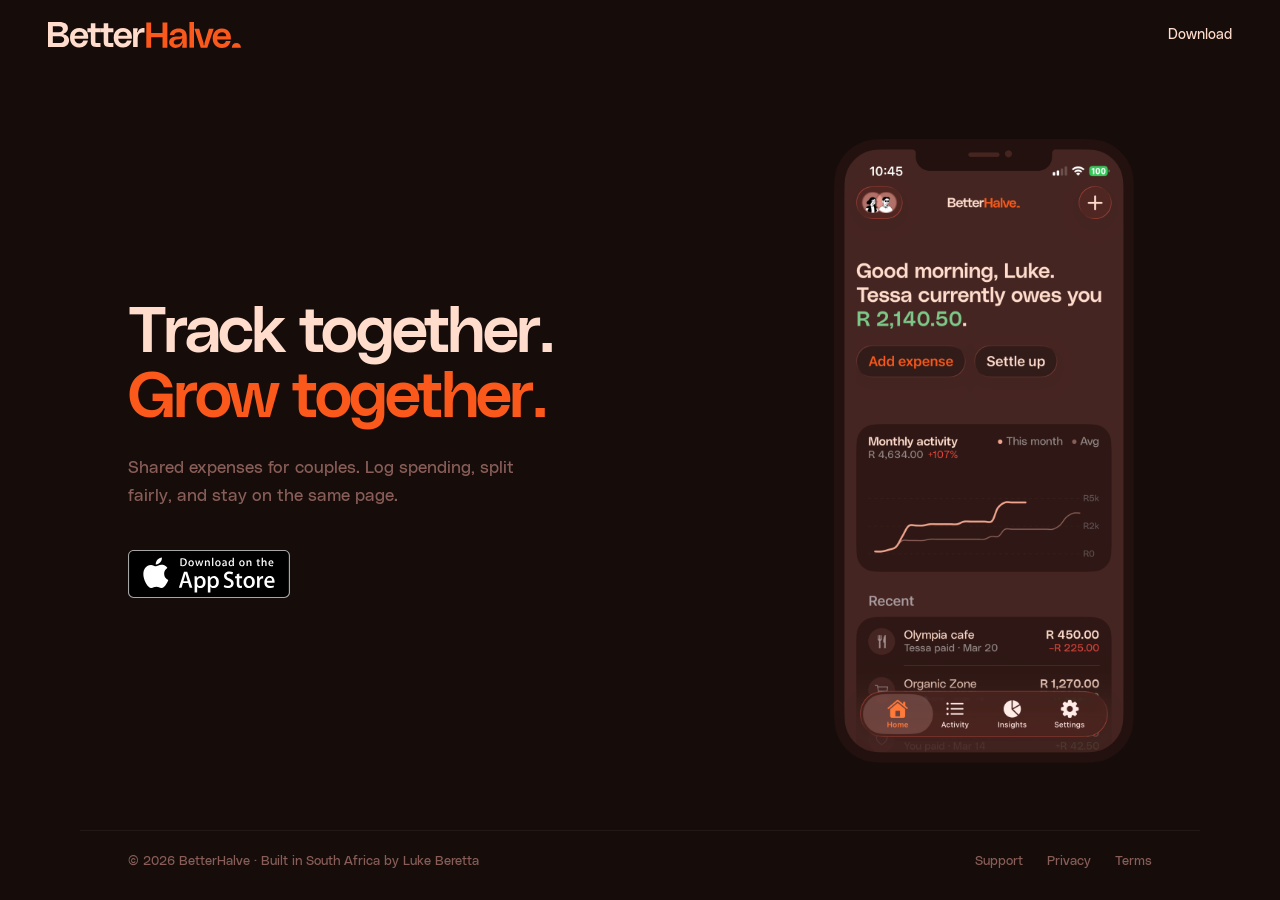
<file: index.html>
<!DOCTYPE html>
<html lang="en">
<head>
  <meta charset="UTF-8" />
  <meta name="viewport" content="width=device-width, initial-scale=1.0" />
  <link rel="icon" type="image/x-icon" href="/favicon.ico" />
  <link rel="icon" type="image/png" href="/img/favicon.png" />
  <link rel="apple-touch-icon" href="/img/apple-touch-icon.png" />
  <title>BetterHalve — Shared expenses for couples</title>
  <meta name="description" content="Track spending, split costs, and settle up effortlessly. BetterHalve is the shared expense app built for couples." />
  <meta property="og:title" content="BetterHalve — Shared expenses for couples" />
  <meta property="og:description" content="Track spending, split costs, and settle up effortlessly." />
  <meta property="og:image" content="https://betterhalve.com/img/Website.png" />
  <meta property="og:image:width" content="1200" />
  <meta property="og:image:height" content="676" />
  <meta property="og:url" content="https://betterhalve.com/" />
  <meta property="og:type" content="website" />
  <link rel="stylesheet" href="/style.css" />
</head>
<body>

  <div class="home">

    <header class="nav">
      <a href="/" aria-label="BetterHalve home">
        <div class="nav-logo"><img src="/img/logo.svg" alt="BetterHalve" /></div>
      </a>
      <a class="nav-pill" href="https://apps.apple.com/za/app/betterhalve/id6760578425" target="_blank" rel="noopener">Download</a>
    </header>

    <main class="hero">
      <div>
        <h1>Track together.<br><span>Grow together.</span></h1>
        <p class="hero-sub">Shared expenses for couples. Log spending, split fairly, and stay on the same page.</p>
        <a class="app-store-badge" href="https://apps.apple.com/za/app/betterhalve/id6760578425" target="_blank" rel="noopener" aria-label="Download on the App Store">
          <img src="/img/Download_on_the_App_Store_Badge.svg" alt="Download on the App Store" />
        </a>
      </div>
      <div class="hero-phone">
        <img src="/img/01.png" alt="BetterHalve app — home screen showing real-time balance" />
      </div>
    </main>

    <footer class="home-foot">
      <span>© 2026 BetterHalve · Built in South Africa by <a href="https://lukeberetta.com" target="_blank" rel="noopener noreferrer">Luke Beretta</a></span>
      <nav aria-label="Footer">
        <a href="/support">Support</a>
        <a href="/privacy">Privacy</a>
        <a href="/terms">Terms</a>
      </nav>
    </footer>

  </div>

</body>
</html>
</file>
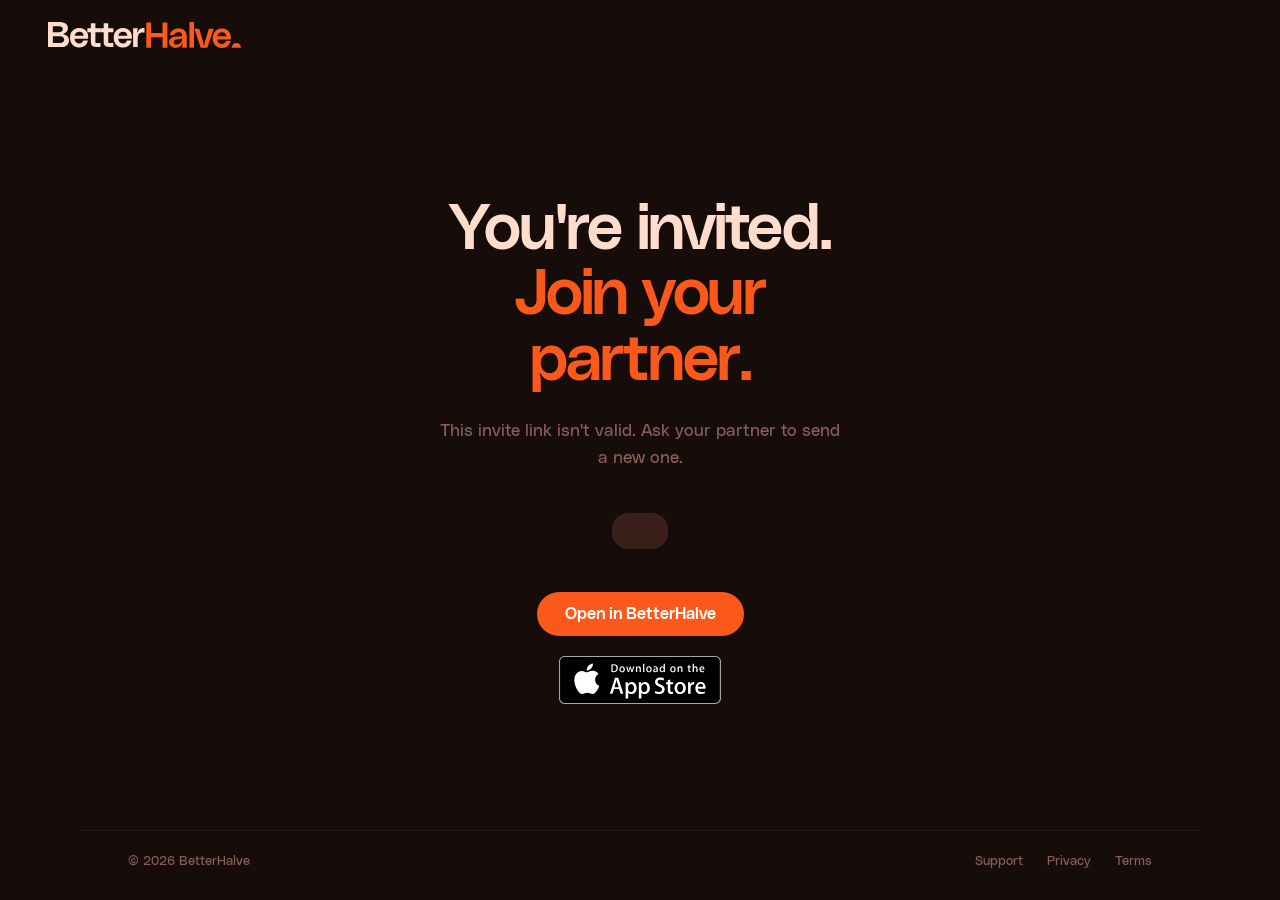
<file: join.html>
<!DOCTYPE html>
<html lang="en">
<head>
  <meta charset="UTF-8" />
  <meta name="viewport" content="width=device-width, initial-scale=1.0" />
  <link rel="icon" type="image/x-icon" href="/favicon.ico" />
  <link rel="icon" type="image/png" href="/img/favicon.png" />
  <link rel="apple-touch-icon" href="/img/apple-touch-icon.png" />
  <title>Join me on BetterHalve</title>
  <meta name="description" content="Your partner invited you to share expenses on BetterHalve." />
  <meta name="robots" content="noindex" />
  <meta name="apple-itunes-app" content="app-id=6760578425" />
  <meta property="og:title" content="Join me on BetterHalve" />
  <meta property="og:description" content="Your partner invited you to share expenses on BetterHalve." />
  <meta property="og:image" content="https://betterhalve.com/img/Website.png" />
  <meta property="og:image:width" content="1200" />
  <meta property="og:image:height" content="676" />
  <meta property="og:type" content="website" />
  <link rel="stylesheet" href="/style.css" />
</head>
<body>

  <div class="home">

    <header class="nav">
      <a href="/" aria-label="BetterHalve home">
        <div class="nav-logo"><img src="/img/logo.svg" alt="BetterHalve" /></div>
      </a>
    </header>

    <main class="hero join">
      <div>
        <h1>You're invited.<br><span>Join your partner.</span></h1>
        <p class="hero-sub" id="join-sub">Get BetterHalve, then open this invite link again. You can also enter this code in the app.</p>
        <div class="join-code" id="join-code" hidden></div>
        <div class="join-actions">
          <a class="join-open" id="join-open" href="/" hidden>Open in BetterHalve</a>
          <a class="app-store-badge" href="https://apps.apple.com/app/betterhalve/id6760578425" aria-label="Download on the App Store">
            <img src="/img/Download_on_the_App_Store_Badge.svg" alt="Download on the App Store" />
          </a>
        </div>
      </div>
    </main>

    <footer class="home-foot">
      <span>© 2026 BetterHalve</span>
      <nav aria-label="Footer">
        <a href="/support">Support</a>
        <a href="/privacy">Privacy</a>
        <a href="/terms">Terms</a>
      </nav>
    </footer>

  </div>

  <script>
    // Same alphabet and length the app uses for invite codes.
    const code = (location.pathname.split('/')[2] || '').toUpperCase();
    if (/^[ABCDEFGHJKLMNPQRSTUVWXYZ23456789]{6}$/.test(code)) {
      document.getElementById('join-code').textContent = code;
      document.getElementById('join-code').hidden = false;
      const open = document.getElementById('join-open');
      open.href = 'betterhalfapp://join/' + code;
      open.hidden = false;
    } else {
      document.getElementById('join-sub').textContent = "This invite link isn't valid. Ask your partner to send a new one.";
    }
  </script>

</body>
</html>
</file>
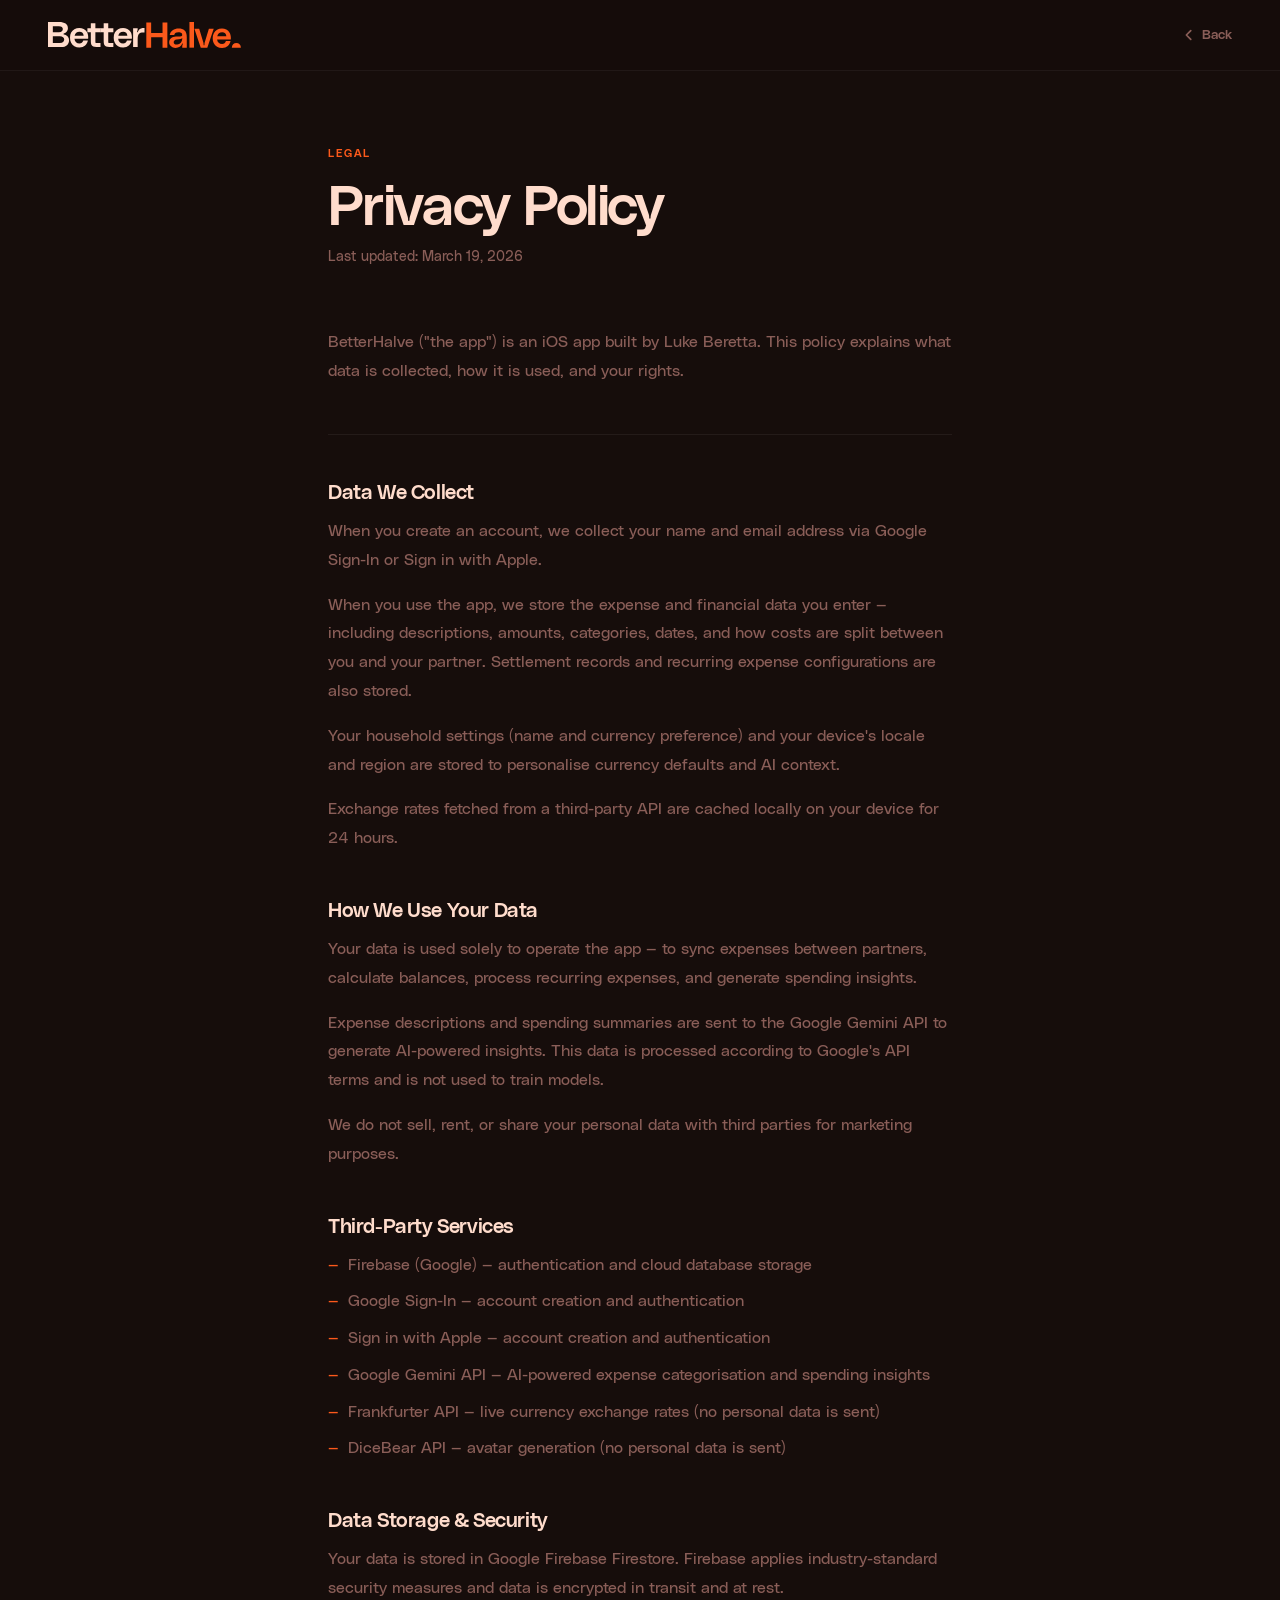
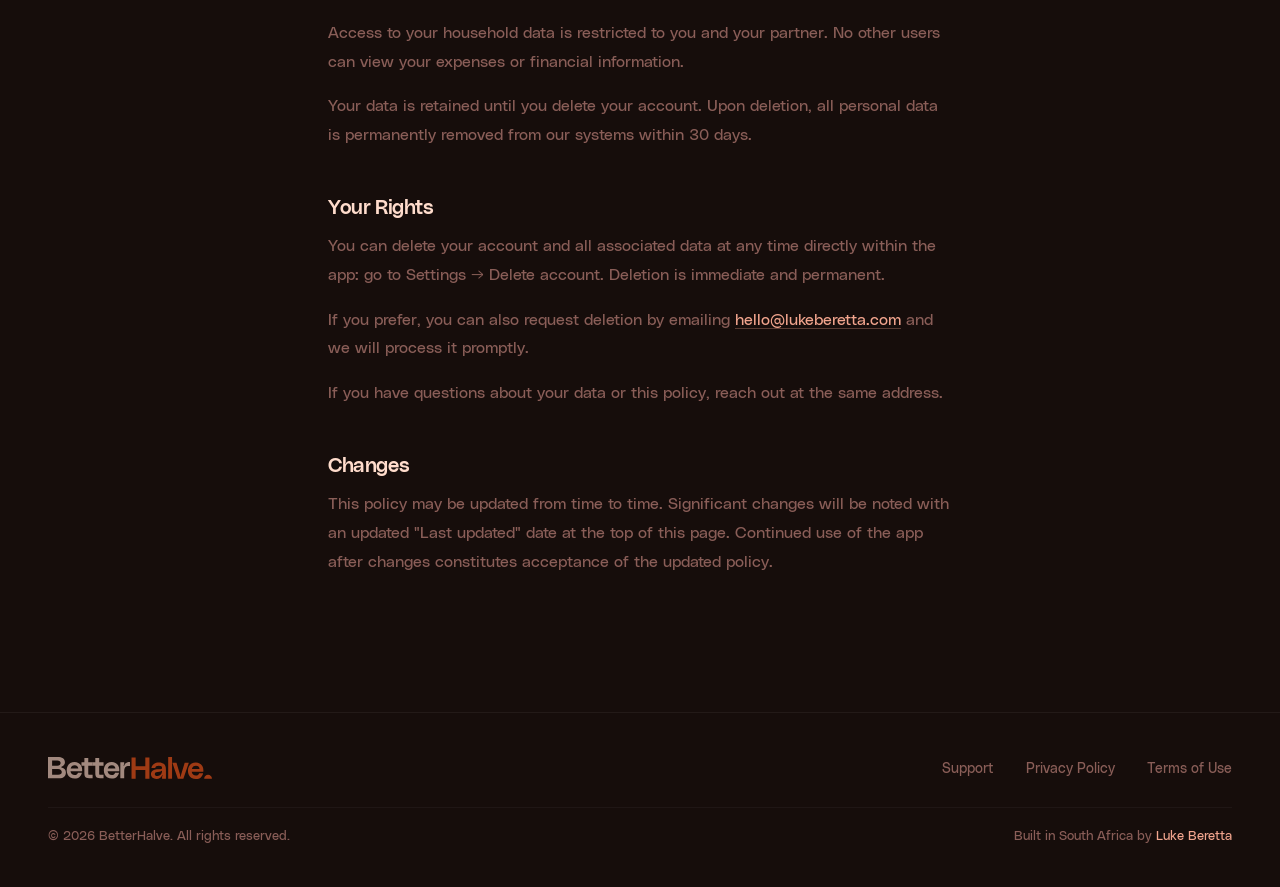
<file: privacy.html>
<!DOCTYPE html>
<html lang="en">
<head>
  <meta charset="UTF-8" />
  <meta name="viewport" content="width=device-width, initial-scale=1.0" />
  <link rel="icon" type="image/x-icon" href="/favicon.ico" />
  <link rel="icon" type="image/png" href="/img/favicon.png" />
  <link rel="apple-touch-icon" href="/img/apple-touch-icon.png" />
  <title>Privacy Policy — BetterHalve</title>
  <meta name="description" content="Privacy policy for the BetterHalve app." />
  <style>
    @font-face {
      font-family: 'PolySans';
      src: url('/fonts/PolySans-Neutral.ttf') format('truetype');
      font-weight: 400;
      font-style: normal;
      font-display: swap;
    }
    @font-face {
      font-family: 'PolySans';
      src: url('/fonts/PolySans-Median.ttf') format('truetype');
      font-weight: 600;
      font-style: normal;
      font-display: swap;
    }

    *, *::before, *::after { box-sizing: border-box; margin: 0; padding: 0; }

    :root {
      --bg:          #160d0b;
      --bg-mid:      #2E1714;
      --bg-raised:   #3A1E1A;
      --text:        #FFDCCC;
      --text-muted:  #8A5E58;
      --accent:      #FB591B;
      --accent-soft: #F2A58E;
    }

    html { scroll-behavior: smooth; }

    body {
      font-family: 'PolySans', -apple-system, BlinkMacSystemFont, sans-serif;
      font-weight: 400;
      background: var(--bg);
      color: var(--text);
      -webkit-font-smoothing: antialiased;
    }

    /* NAV */
    .nav {
      position: fixed;
      top: 0; left: 0; right: 0;
      z-index: 100;
      padding: 22px 48px;
      display: flex;
      align-items: center;
      justify-content: space-between;
      background: rgba(22, 13, 11, 0.8);
      backdrop-filter: blur(24px);
      -webkit-backdrop-filter: blur(24px);
      border-bottom: 1px solid rgba(255,255,255,0.05);
    }

    .nav-logo img { height: 26px; width: auto; display: block; }

    .nav-back {
      display: inline-flex;
      align-items: center;
      gap: 6px;
      font-size: 13px;
      font-weight: 600;
      color: var(--text-muted);
      text-decoration: none;
      transition: color 0.2s;
    }

    .nav-back:hover { color: var(--text); }

    .nav-back svg { width: 14px; height: 14px; fill: none; stroke: currentColor; stroke-width: 2; stroke-linecap: round; stroke-linejoin: round; }

    /* CONTENT */
    .page-wrap {
      max-width: 720px;
      margin: 0 auto;
      padding: 148px 48px 120px;
    }

    .page-label {
      font-size: 11px;
      font-weight: 600;
      letter-spacing: 0.14em;
      text-transform: uppercase;
      color: var(--accent);
      margin-bottom: 20px;
    }

    .page-wrap h1 {
      font-size: clamp(36px, 5vw, 56px);
      font-weight: 600;
      letter-spacing: -0.03em;
      line-height: 1.06;
      margin-bottom: 12px;
    }

    .page-date {
      font-size: 14px;
      color: var(--text-muted);
      margin-bottom: 64px;
    }

    .legal-body h2 {
      font-size: 20px;
      font-weight: 600;
      letter-spacing: -0.02em;
      color: var(--text);
      margin: 48px 0 14px;
    }

    .legal-body h2:first-child { margin-top: 0; }

    .legal-body p {
      font-size: 16px;
      line-height: 1.8;
      color: var(--text-muted);
      margin-bottom: 16px;
    }

    .legal-body ul {
      list-style: none;
      margin-bottom: 16px;
    }

    .legal-body ul li {
      font-size: 16px;
      line-height: 1.8;
      color: var(--text-muted);
      padding-left: 20px;
      position: relative;
      margin-bottom: 8px;
    }

    .legal-body ul li::before {
      content: '—';
      position: absolute;
      left: 0;
      color: var(--accent);
    }

    .legal-body a {
      color: var(--accent-soft);
      text-decoration: none;
      border-bottom: 1px solid rgba(242,165,142,0.3);
      transition: color 0.2s, border-color 0.2s;
    }

    .legal-body a:hover {
      color: var(--text);
      border-bottom-color: rgba(255,220,204,0.4);
    }

    .divider {
      border: none;
      border-top: 1px solid rgba(255,255,255,0.06);
      margin: 48px 0;
    }

    /* FOOTER */
    footer {
      border-top: 1px solid rgba(255,255,255,0.055);
      padding: 44px 48px;
    }

    .footer-top {
      display: flex;
      align-items: center;
      justify-content: space-between;
      flex-wrap: wrap;
      gap: 20px;
      margin-bottom: 28px;
    }

    .footer-logo img { height: 22px; width: auto; opacity: 0.6; display: block; }

    .footer-nav {
      display: flex;
      gap: 32px;
      list-style: none;
    }

    .footer-nav a {
      font-size: 14px;
      color: var(--text-muted);
      text-decoration: none;
      transition: color 0.2s;
    }

    .footer-nav a:hover { color: var(--text); }

    .footer-bottom {
      display: flex;
      align-items: center;
      justify-content: space-between;
      flex-wrap: wrap;
      gap: 8px;
      padding-top: 22px;
      border-top: 1px solid rgba(255,255,255,0.04);
      font-size: 13px;
      color: var(--text-muted);
    }

    .footer-bottom a {
      color: var(--accent-soft);
      text-decoration: none;
      transition: color 0.2s;
    }

    .footer-bottom a:hover { color: var(--text); }

    @media (max-width: 680px) {
      .nav { padding: 16px 24px; }
      .page-wrap { padding: 120px 24px 80px; }
      footer { padding: 36px 24px; }
      .footer-top { flex-direction: column; align-items: flex-start; }
      .footer-bottom { flex-direction: column; text-align: center; }
    }
  </style>
</head>
<body>

  <header class="nav">
    <a href="/" aria-label="BetterHalve home">
      <div class="nav-logo"><img src="/img/logo.svg" alt="BetterHalve" /></div>
    </a>
    <a href="/" class="nav-back">
      <svg viewBox="0 0 16 16" aria-hidden="true"><polyline points="10 13 5 8 10 3"/></svg>
      Back
    </a>
  </header>

  <main class="page-wrap">
    <p class="page-label">Legal</p>
    <h1>Privacy Policy</h1>
    <p class="page-date">Last updated: March 19, 2026</p>

    <div class="legal-body">

      <p>BetterHalve ("the app") is an iOS app built by Luke Beretta. This policy explains what data is collected, how it is used, and your rights.</p>

      <hr class="divider" />

      <h2>Data We Collect</h2>
      <p>When you create an account, we collect your name and email address via Google Sign-In or Sign in with Apple.</p>
      <p>When you use the app, we store the expense and financial data you enter — including descriptions, amounts, categories, dates, and how costs are split between you and your partner. Settlement records and recurring expense configurations are also stored.</p>
      <p>Your household settings (name and currency preference) and your device's locale and region are stored to personalise currency defaults and AI context.</p>
      <p>Exchange rates fetched from a third-party API are cached locally on your device for 24 hours.</p>

      <h2>How We Use Your Data</h2>
      <p>Your data is used solely to operate the app — to sync expenses between partners, calculate balances, process recurring expenses, and generate spending insights.</p>
      <p>Expense descriptions and spending summaries are sent to the Google Gemini API to generate AI-powered insights. This data is processed according to Google's API terms and is not used to train models.</p>
      <p>We do not sell, rent, or share your personal data with third parties for marketing purposes.</p>

      <h2>Third-Party Services</h2>
      <ul>
        <li>Firebase (Google) — authentication and cloud database storage</li>
        <li>Google Sign-In — account creation and authentication</li>
        <li>Sign in with Apple — account creation and authentication</li>
        <li>Google Gemini API — AI-powered expense categorisation and spending insights</li>
        <li>Frankfurter API — live currency exchange rates (no personal data is sent)</li>
        <li>DiceBear API — avatar generation (no personal data is sent)</li>
      </ul>

      <h2>Data Storage &amp; Security</h2>
      <p>Your data is stored in Google Firebase Firestore. Firebase applies industry-standard security measures and data is encrypted in transit and at rest.</p>
      <p>Access to your household data is restricted to you and your partner. No other users can view your expenses or financial information.</p>
      <p>Your data is retained until you delete your account. Upon deletion, all personal data is permanently removed from our systems within 30 days.</p>

      <h2>Your Rights</h2>
      <p>You can delete your account and all associated data at any time directly within the app: go to Settings → Delete account. Deletion is immediate and permanent.</p>
      <p>If you prefer, you can also request deletion by emailing <a href="mailto:hello@lukeberetta.com">hello@lukeberetta.com</a> and we will process it promptly.</p>
      <p>If you have questions about your data or this policy, reach out at the same address.</p>

      <h2>Changes</h2>
      <p>This policy may be updated from time to time. Significant changes will be noted with an updated "Last updated" date at the top of this page. Continued use of the app after changes constitutes acceptance of the updated policy.</p>

    </div>
  </main>

  <footer>
    <div class="footer-top">
      <div class="footer-logo">
        <img src="/img/logo.svg" alt="BetterHalve" />
      </div>
      <ul class="footer-nav" aria-label="Footer">
        <li><a href="/support">Support</a></li>
        <li><a href="/privacy" aria-current="page">Privacy Policy</a></li>
        <li><a href="/terms">Terms of Use</a></li>
      </ul>
    </div>
    <div class="footer-bottom">
      <span>© 2026 BetterHalve. All rights reserved.</span>
      <span>Built in South Africa by <a href="https://lukeberetta.com" target="_blank" rel="noopener noreferrer">Luke Beretta</a></span>
    </div>
  </footer>

</body>
</html>
</file>
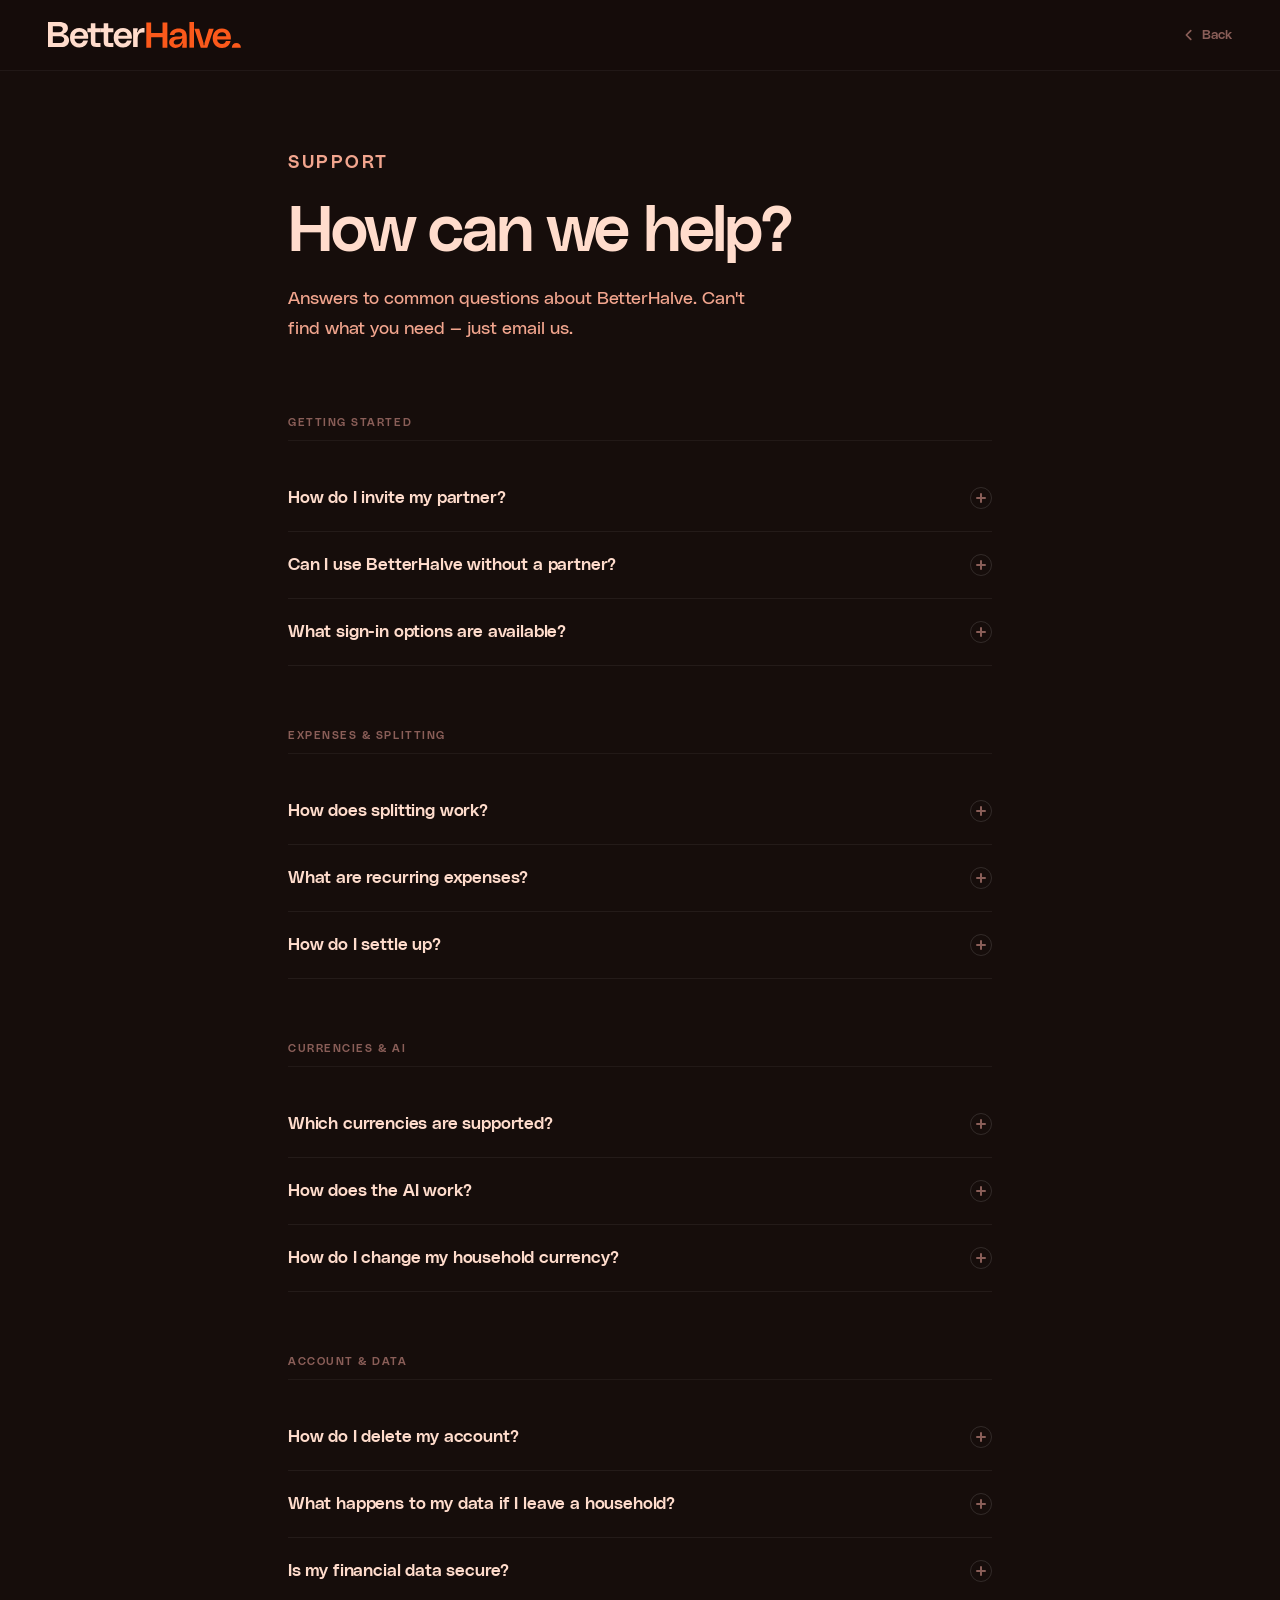
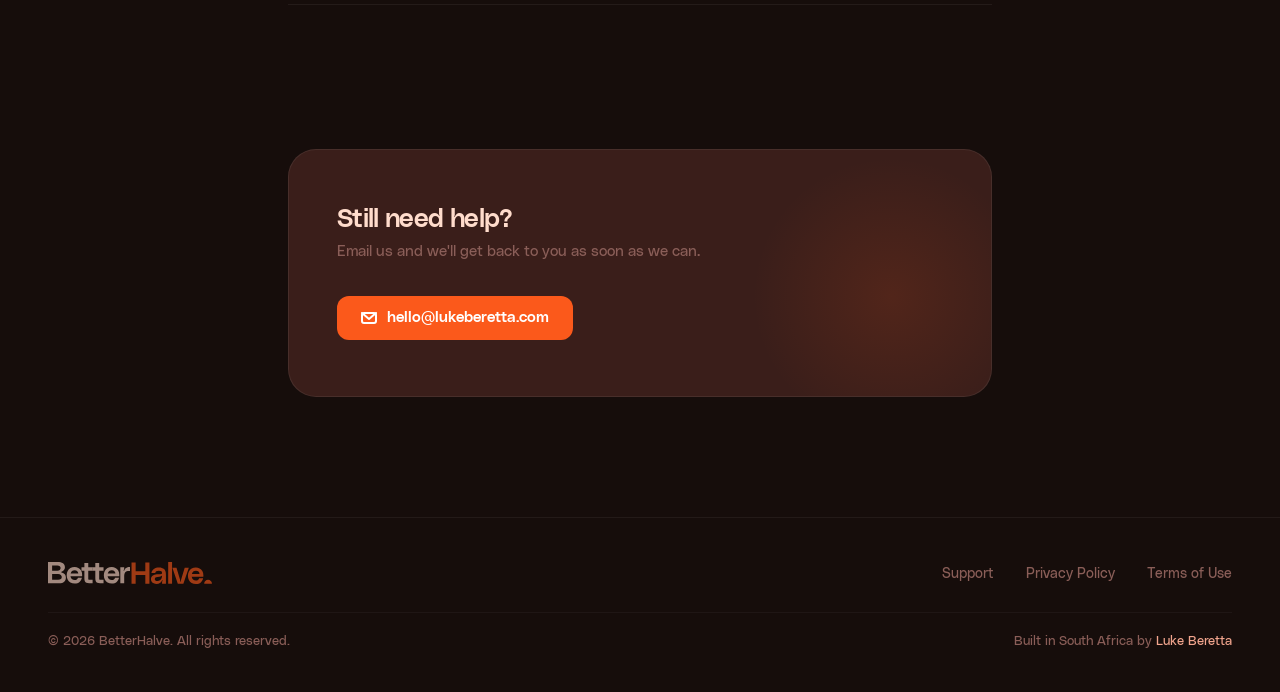
<file: support.html>
<!DOCTYPE html>
<html lang="en">
<head>
  <meta charset="UTF-8" />
  <meta name="viewport" content="width=device-width, initial-scale=1.0" />
  <link rel="icon" type="image/x-icon" href="/favicon.ico" />
  <link rel="icon" type="image/png" href="/img/favicon.png" />
  <link rel="apple-touch-icon" href="/img/apple-touch-icon.png" />
  <title>Support — BetterHalve</title>
  <meta name="description" content="Get help with BetterHalve — answers to common questions and ways to get in touch." />
  <style>
    @font-face {
      font-family: 'PolySans';
      src: url('/fonts/PolySans-Neutral.ttf') format('truetype');
      font-weight: 400;
      font-style: normal;
      font-display: swap;
    }
    @font-face {
      font-family: 'PolySans';
      src: url('/fonts/PolySans-Median.ttf') format('truetype');
      font-weight: 600;
      font-style: normal;
      font-display: swap;
    }

    *, *::before, *::after { box-sizing: border-box; margin: 0; padding: 0; }

    :root {
      --bg:          #160d0b;
      --bg-mid:      #2E1714;
      --bg-raised:   #3A1E1A;
      --text:        #FFDCCC;
      --text-muted:  #8A5E58;
      --accent:      #FB591B;
      --accent-soft: #F2A58E;
    }

    html { scroll-behavior: smooth; }

    body {
      font-family: 'PolySans', -apple-system, BlinkMacSystemFont, sans-serif;
      font-weight: 400;
      background: var(--bg);
      color: var(--text);
      -webkit-font-smoothing: antialiased;
    }

    /* ─────────────────────────────────────────────────────── NAV */
    .nav {
      position: fixed;
      top: 0; left: 0; right: 0;
      z-index: 100;
      padding: 22px 48px;
      display: flex;
      align-items: center;
      justify-content: space-between;
      background: rgba(22, 13, 11, 0.8);
      backdrop-filter: blur(24px);
      -webkit-backdrop-filter: blur(24px);
      border-bottom: 1px solid rgba(255,255,255,0.05);
    }

    .nav-logo img { height: 26px; width: auto; display: block; }

    .nav-back {
      display: inline-flex;
      align-items: center;
      gap: 6px;
      font-size: 13px;
      font-weight: 600;
      color: var(--text-muted);
      text-decoration: none;
      transition: color 0.2s;
    }

    .nav-back:hover { color: var(--text); }
    .nav-back svg { width: 14px; height: 14px; fill: none; stroke: currentColor; stroke-width: 2; stroke-linecap: round; stroke-linejoin: round; }

    /* ──────────────────────────────────────────────────── HEADER */
    .page-header {
      padding: 148px 48px 72px;
      max-width: 800px;
      margin: 0 auto;
    }

    .page-label {
      font-size: 11px;
      font-weight: 600;
      letter-spacing: 0.14em;
      text-transform: uppercase;
      color: var(--accent);
      margin-bottom: 20px;
    }

    .page-header h1 {
      font-size: clamp(40px, 5.5vw, 64px);
      font-weight: 600;
      letter-spacing: -0.034em;
      line-height: 1.05;
      margin-bottom: 18px;
    }

    .page-header p {
      font-size: 18px;
      line-height: 1.7;
      color: var(--accent-soft);
      max-width: 480px;
    }

    /* ───────────────────────────────────────────────────── FAQ */
    .faq-wrap {
      max-width: 800px;
      margin: 0 auto;
      padding: 0 48px 80px;
    }

    .faq-section-title {
      font-size: 11px;
      font-weight: 600;
      letter-spacing: 0.14em;
      text-transform: uppercase;
      color: var(--text-muted);
      margin-bottom: 24px;
      padding-bottom: 12px;
      border-bottom: 1px solid rgba(255,255,255,0.05);
    }

    .faq-group {
      margin-bottom: 64px;
    }

    .faq-item {
      border-bottom: 1px solid rgba(255,255,255,0.06);
    }

    .faq-question {
      display: flex;
      align-items: center;
      justify-content: space-between;
      gap: 16px;
      padding: 22px 0;
      cursor: pointer;
      list-style: none;
      font-size: 17px;
      font-weight: 600;
      color: var(--text);
      letter-spacing: -0.01em;
      transition: color 0.2s;
      user-select: none;
    }

    .faq-question::-webkit-details-marker { display: none; }
    .faq-question::marker { display: none; }

    .faq-item[open] .faq-question { color: var(--accent); }

    .faq-icon {
      width: 22px; height: 22px;
      flex-shrink: 0;
      border: 1.5px solid rgba(255,255,255,0.12);
      border-radius: 50%;
      display: flex;
      align-items: center;
      justify-content: center;
      transition: border-color 0.2s, transform 0.3s cubic-bezier(0.34, 1.56, 0.64, 1), background 0.2s;
    }

    .faq-icon svg {
      width: 10px; height: 10px;
      fill: none;
      stroke: var(--text-muted);
      stroke-width: 2;
      stroke-linecap: round;
      transition: stroke 0.2s;
    }

    .faq-item[open] .faq-icon {
      background: var(--accent);
      border-color: var(--accent);
      transform: rotate(45deg);
    }

    .faq-item[open] .faq-icon svg { stroke: #fff; }

    .faq-answer {
      padding: 0 0 24px;
      font-size: 16px;
      line-height: 1.8;
      color: var(--text-muted);
      max-width: 640px;
    }

    .faq-answer p { margin-bottom: 12px; }
    .faq-answer p:last-child { margin-bottom: 0; }

    .faq-answer a {
      color: var(--accent-soft);
      text-decoration: none;
      border-bottom: 1px solid rgba(242,165,142,0.3);
      transition: color 0.2s, border-color 0.2s;
    }

    .faq-answer a:hover {
      color: var(--text);
      border-bottom-color: rgba(255,220,204,0.4);
    }

    /* ─────────────────────────────────────────────── CONTACT */
    .contact-wrap {
      max-width: 800px;
      margin: 0 auto 120px;
      padding: 0 48px;
    }

    .contact-card {
      background: var(--bg-raised);
      border: 1px solid rgba(255,255,255,0.07);
      border-radius: 28px;
      padding: 56px 48px;
      display: flex;
      align-items: center;
      justify-content: space-between;
      gap: 32px;
      flex-wrap: wrap;
      position: relative;
      overflow: hidden;
    }

    .contact-card::before {
      content: '';
      position: absolute;
      bottom: -40px; right: -40px;
      width: 280px; height: 280px;
      background: radial-gradient(ellipse at center, rgba(251,89,27,0.12) 0%, transparent 70%);
      pointer-events: none;
    }

    .contact-copy { position: relative; z-index: 1; }

    .contact-copy h2 {
      font-size: 26px;
      font-weight: 600;
      letter-spacing: -0.025em;
      margin-bottom: 8px;
    }

    .contact-copy p {
      font-size: 15px;
      color: var(--text-muted);
      line-height: 1.6;
    }

    .contact-btn {
      display: inline-flex;
      align-items: center;
      gap: 10px;
      background: var(--accent);
      border-radius: 12px;
      padding: 14px 24px;
      font-family: inherit;
      font-size: 15px;
      font-weight: 600;
      color: #fff;
      text-decoration: none;
      white-space: nowrap;
      position: relative;
      z-index: 1;
      transition: background 0.2s, transform 0.25s, box-shadow 0.25s;
    }

    .contact-btn:hover {
      background: #e84d15;
      transform: translateY(-2px);
      box-shadow: 0 12px 32px rgba(251,89,27,0.38);
    }

    .contact-btn svg { width: 16px; height: 16px; fill: none; stroke: #fff; stroke-width: 2; stroke-linecap: round; stroke-linejoin: round; }

    /* ──────────────────────────────────────────────── FOOTER */
    footer {
      border-top: 1px solid rgba(255,255,255,0.055);
      padding: 44px 48px;
    }

    .footer-top {
      display: flex;
      align-items: center;
      justify-content: space-between;
      flex-wrap: wrap;
      gap: 20px;
      margin-bottom: 28px;
    }

    .footer-logo img { height: 22px; width: auto; opacity: 0.6; display: block; }

    .footer-nav {
      display: flex;
      gap: 32px;
      list-style: none;
    }

    .footer-nav a {
      font-size: 14px;
      color: var(--text-muted);
      text-decoration: none;
      transition: color 0.2s;
    }

    .footer-nav a:hover { color: var(--text); }

    .footer-bottom {
      display: flex;
      align-items: center;
      justify-content: space-between;
      flex-wrap: wrap;
      gap: 8px;
      padding-top: 22px;
      border-top: 1px solid rgba(255,255,255,0.04);
      font-size: 13px;
      color: var(--text-muted);
    }

    .footer-bottom a {
      color: var(--accent-soft);
      text-decoration: none;
      transition: color 0.2s;
    }

    .footer-bottom a:hover { color: var(--text); }

    /* ────────────────────────────────────────────── RESPONSIVE */
    @media (max-width: 680px) {
      .nav { padding: 16px 24px; }
      .page-header { padding: 120px 24px 56px; }
      .faq-wrap { padding: 0 24px 64px; }
      .contact-wrap { padding: 0 24px; margin-bottom: 80px; }
      .contact-card { padding: 40px 28px; flex-direction: column; align-items: flex-start; }
      footer { padding: 36px 24px; }
      .footer-top { flex-direction: column; align-items: flex-start; }
      .footer-bottom { flex-direction: column; text-align: center; }
    }
  </style>
</head>
<body>

  <!-- NAV -->
  <header class="nav">
    <a href="/" aria-label="BetterHalve home">
      <div class="nav-logo"><img src="/img/logo.svg" alt="BetterHalve" /></div>
    </a>
    <a href="/" class="nav-back">
      <svg viewBox="0 0 16 16" aria-hidden="true"><polyline points="10 13 5 8 10 3"/></svg>
      Back
    </a>
  </header>

  <!-- HEADER -->
  <div class="page-header">
    <p class="page-label">Support</p>
    <h1>How can we help?</h1>
    <p>Answers to common questions about BetterHalve. Can't find what you need — just email us.</p>
  </div>

  <!-- FAQ -->
  <div class="faq-wrap">

    <!-- Getting started -->
    <div class="faq-group">
      <p class="faq-section-title">Getting started</p>

      <details class="faq-item">
        <summary class="faq-question">
          How do I invite my partner?
          <span class="faq-icon" aria-hidden="true">
            <svg viewBox="0 0 10 10"><line x1="5" y1="1" x2="5" y2="9"/><line x1="1" y1="5" x2="9" y2="5"/></svg>
          </span>
        </summary>
        <div class="faq-answer">
          <p>Go to Settings → your partner's section and tap "Invite partner". You'll get a 6-character code to share — it's valid for 48 hours. Your partner enters the code during onboarding or via Settings → Join a household.</p>
        </div>
      </details>

      <details class="faq-item">
        <summary class="faq-question">
          Can I use BetterHalve without a partner?
          <span class="faq-icon" aria-hidden="true">
            <svg viewBox="0 0 10 10"><line x1="5" y1="1" x2="5" y2="9"/><line x1="1" y1="5" x2="9" y2="5"/></svg>
          </span>
        </summary>
        <div class="faq-answer">
          <p>You can create an account and set up your household on your own, but the app is designed for two people. Expenses, balances, and insights are all built around a shared household — they'll work best once your partner joins.</p>
        </div>
      </details>

      <details class="faq-item">
        <summary class="faq-question">
          What sign-in options are available?
          <span class="faq-icon" aria-hidden="true">
            <svg viewBox="0 0 10 10"><line x1="5" y1="1" x2="5" y2="9"/><line x1="1" y1="5" x2="9" y2="5"/></svg>
          </span>
        </summary>
        <div class="faq-answer">
          <p>BetterHalve supports Google Sign-In and Sign in with Apple. No passwords to manage — just tap and go.</p>
        </div>
      </details>
    </div>

    <!-- Expenses & splitting -->
    <div class="faq-group">
      <p class="faq-section-title">Expenses &amp; splitting</p>

      <details class="faq-item">
        <summary class="faq-question">
          How does splitting work?
          <span class="faq-icon" aria-hidden="true">
            <svg viewBox="0 0 10 10"><line x1="5" y1="1" x2="5" y2="9"/><line x1="1" y1="5" x2="9" y2="5"/></svg>
          </span>
        </summary>
        <div class="faq-answer">
          <p>When adding an expense, you choose who paid and how to split it. There are three options:</p>
          <p><strong style="color: var(--text);">50/50</strong> — equal split, the default.<br />
          <strong style="color: var(--text);">Custom</strong> — enter a fixed amount for each person.<br />
          <strong style="color: var(--text);">Percentage</strong> — split by percentage.</p>
          <p>The running balance updates immediately for both of you.</p>
        </div>
      </details>

      <details class="faq-item">
        <summary class="faq-question">
          What are recurring expenses?
          <span class="faq-icon" aria-hidden="true">
            <svg viewBox="0 0 10 10"><line x1="5" y1="1" x2="5" y2="9"/><line x1="1" y1="5" x2="9" y2="5"/></svg>
          </span>
        </summary>
        <div class="faq-answer">
          <p>Recurring expenses are bills or subscriptions that repeat automatically — weekly, fortnightly, or monthly. You set them up once in Settings → Recurring expenses and the app generates the expense for you on each due date.</p>
          <p>They convert from your original currency at the live rate each time they're posted, so they stay accurate even if exchange rates shift.</p>
        </div>
      </details>

      <details class="faq-item">
        <summary class="faq-question">
          How do I settle up?
          <span class="faq-icon" aria-hidden="true">
            <svg viewBox="0 0 10 10"><line x1="5" y1="1" x2="5" y2="9"/><line x1="1" y1="5" x2="9" y2="5"/></svg>
          </span>
        </summary>
        <div class="faq-answer">
          <p>Tap "Settle up" from the home screen or the + button. Enter the amount transferred and confirm. The balance updates instantly for both partners. Settlements appear in your activity feed alongside expenses.</p>
        </div>
      </details>
    </div>

    <!-- Currencies & AI -->
    <div class="faq-group">
      <p class="faq-section-title">Currencies &amp; AI</p>

      <details class="faq-item">
        <summary class="faq-question">
          Which currencies are supported?
          <span class="faq-icon" aria-hidden="true">
            <svg viewBox="0 0 10 10"><line x1="5" y1="1" x2="5" y2="9"/><line x1="1" y1="5" x2="9" y2="5"/></svg>
          </span>
        </summary>
        <div class="faq-answer">
          <p>BetterHalve supports 15 currencies: ZAR, USD, EUR, GBP, AUD, CAD, JPY, CHF, HKD, SGD, NOK, SEK, DKK, NZD, and CNY.</p>
          <p>Your household has one base currency, set in Settings. You can log any expense in any supported currency and it's converted to your household currency using live rates at the time of entry.</p>
        </div>
      </details>

      <details class="faq-item">
        <summary class="faq-question">
          How does the AI work?
          <span class="faq-icon" aria-hidden="true">
            <svg viewBox="0 0 10 10"><line x1="5" y1="1" x2="5" y2="9"/><line x1="1" y1="5" x2="9" y2="5"/></svg>
          </span>
        </summary>
        <div class="faq-answer">
          <p>BetterHalve uses Google Gemini to power two features: automatic category prediction when you type an expense description, and monthly spending insights on the Insights tab.</p>
          <p>Expense descriptions and spending summaries are sent to the Gemini API to generate these results. This data is handled according to Google's API terms and is not used to train models.</p>
        </div>
      </details>

      <details class="faq-item">
        <summary class="faq-question">
          How do I change my household currency?
          <span class="faq-icon" aria-hidden="true">
            <svg viewBox="0 0 10 10"><line x1="5" y1="1" x2="5" y2="9"/><line x1="1" y1="5" x2="9" y2="5"/></svg>
          </span>
        </summary>
        <div class="faq-answer">
          <p>Go to Settings → Household currency. Note that changing the currency does not retroactively convert existing expenses — historical entries keep their stored amounts. Future expenses will be entered and displayed in the new currency.</p>
        </div>
      </details>
    </div>

    <!-- Account & data -->
    <div class="faq-group">
      <p class="faq-section-title">Account &amp; data</p>

      <details class="faq-item">
        <summary class="faq-question">
          How do I delete my account?
          <span class="faq-icon" aria-hidden="true">
            <svg viewBox="0 0 10 10"><line x1="5" y1="1" x2="5" y2="9"/><line x1="1" y1="5" x2="9" y2="5"/></svg>
          </span>
        </summary>
        <div class="faq-answer">
          <p>Go to Settings → Delete account. Deletion is immediate and permanent — your account and all associated data are removed. This cannot be undone.</p>
          <p>If you'd prefer to request deletion by email, contact us at <a href="mailto:hello@lukeberetta.com">hello@lukeberetta.com</a>.</p>
        </div>
      </details>

      <details class="faq-item">
        <summary class="faq-question">
          What happens to my data if I leave a household?
          <span class="faq-icon" aria-hidden="true">
            <svg viewBox="0 0 10 10"><line x1="5" y1="1" x2="5" y2="9"/><line x1="1" y1="5" x2="9" y2="5"/></svg>
          </span>
        </summary>
        <div class="faq-answer">
          <p>When you join a partner's household, your existing expenses, settlements, and recurring expenses are merged into the shared household. If you delete your account, your data is permanently removed from our systems within 30 days.</p>
        </div>
      </details>

      <details class="faq-item">
        <summary class="faq-question">
          Is my financial data secure?
          <span class="faq-icon" aria-hidden="true">
            <svg viewBox="0 0 10 10"><line x1="5" y1="1" x2="5" y2="9"/><line x1="1" y1="5" x2="9" y2="5"/></svg>
          </span>
        </summary>
        <div class="faq-answer">
          <p>Your data is stored in Google Firebase Firestore with encryption in transit and at rest. Access is restricted to you and your partner — no other users can see your expenses or balance.</p>
          <p>For full details, see our <a href="/privacy">Privacy Policy</a>.</p>
        </div>
      </details>
    </div>

  </div>

  <!-- CONTACT -->
  <div class="contact-wrap">
    <div class="contact-card">
      <div class="contact-copy">
        <h2>Still need help?</h2>
        <p>Email us and we'll get back to you as soon as we can.</p>
      </div>
      <a href="mailto:hello@lukeberetta.com" class="contact-btn">
        <svg viewBox="0 0 16 16" aria-hidden="true"><rect x="1" y="3" width="14" height="10" rx="2"/><polyline points="1 3 8 9 15 3"/></svg>
        hello@lukeberetta.com
      </a>
    </div>
  </div>

  <!-- FOOTER -->
  <footer>
    <div class="footer-top">
      <div class="footer-logo">
        <img src="/img/logo.svg" alt="BetterHalve" />
      </div>
      <ul class="footer-nav" aria-label="Footer">
        <li><a href="/support" aria-current="page">Support</a></li>
        <li><a href="/privacy">Privacy Policy</a></li>
        <li><a href="/terms">Terms of Use</a></li>
      </ul>
    </div>
    <div class="footer-bottom">
      <span>© 2026 BetterHalve. All rights reserved.</span>
      <span>Built in South Africa by <a href="https://lukeberetta.com" target="_blank" rel="noopener noreferrer">Luke Beretta</a></span>
    </div>
  </footer>

</body>
</html>
</file>
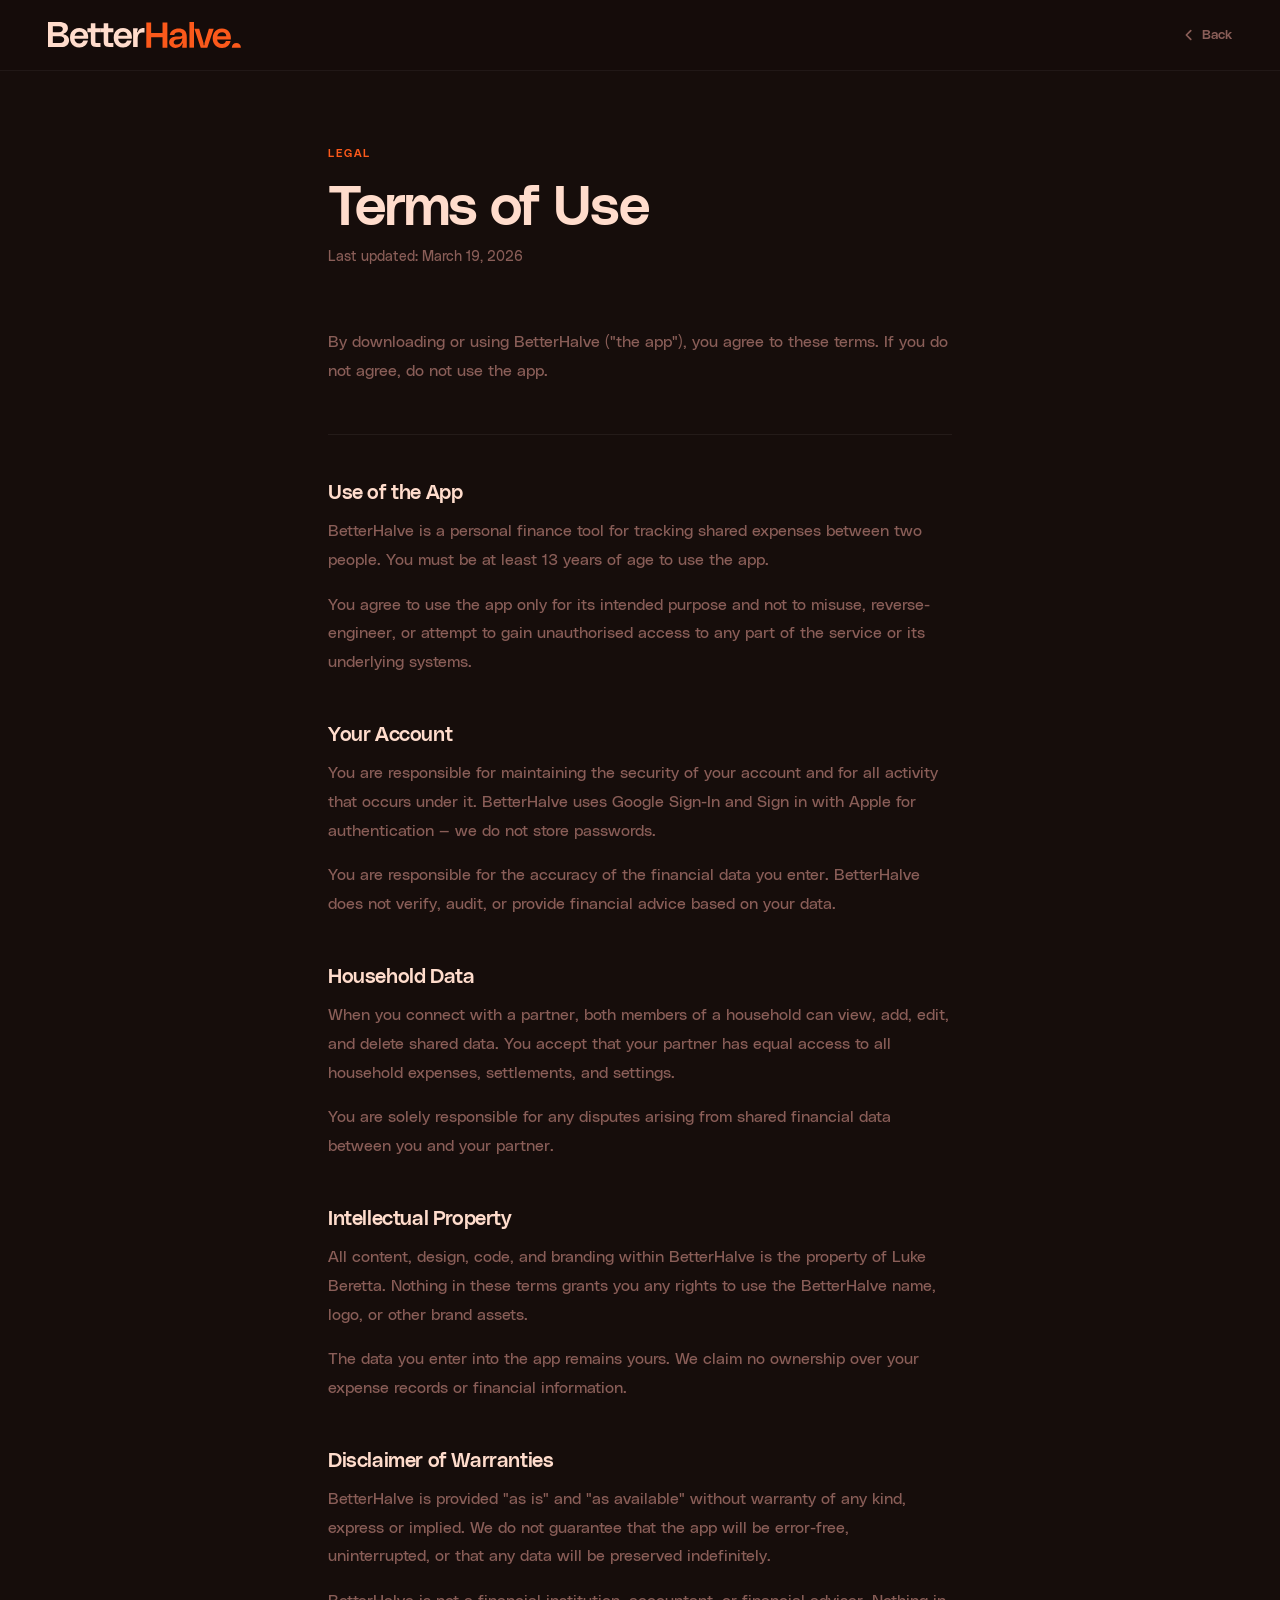
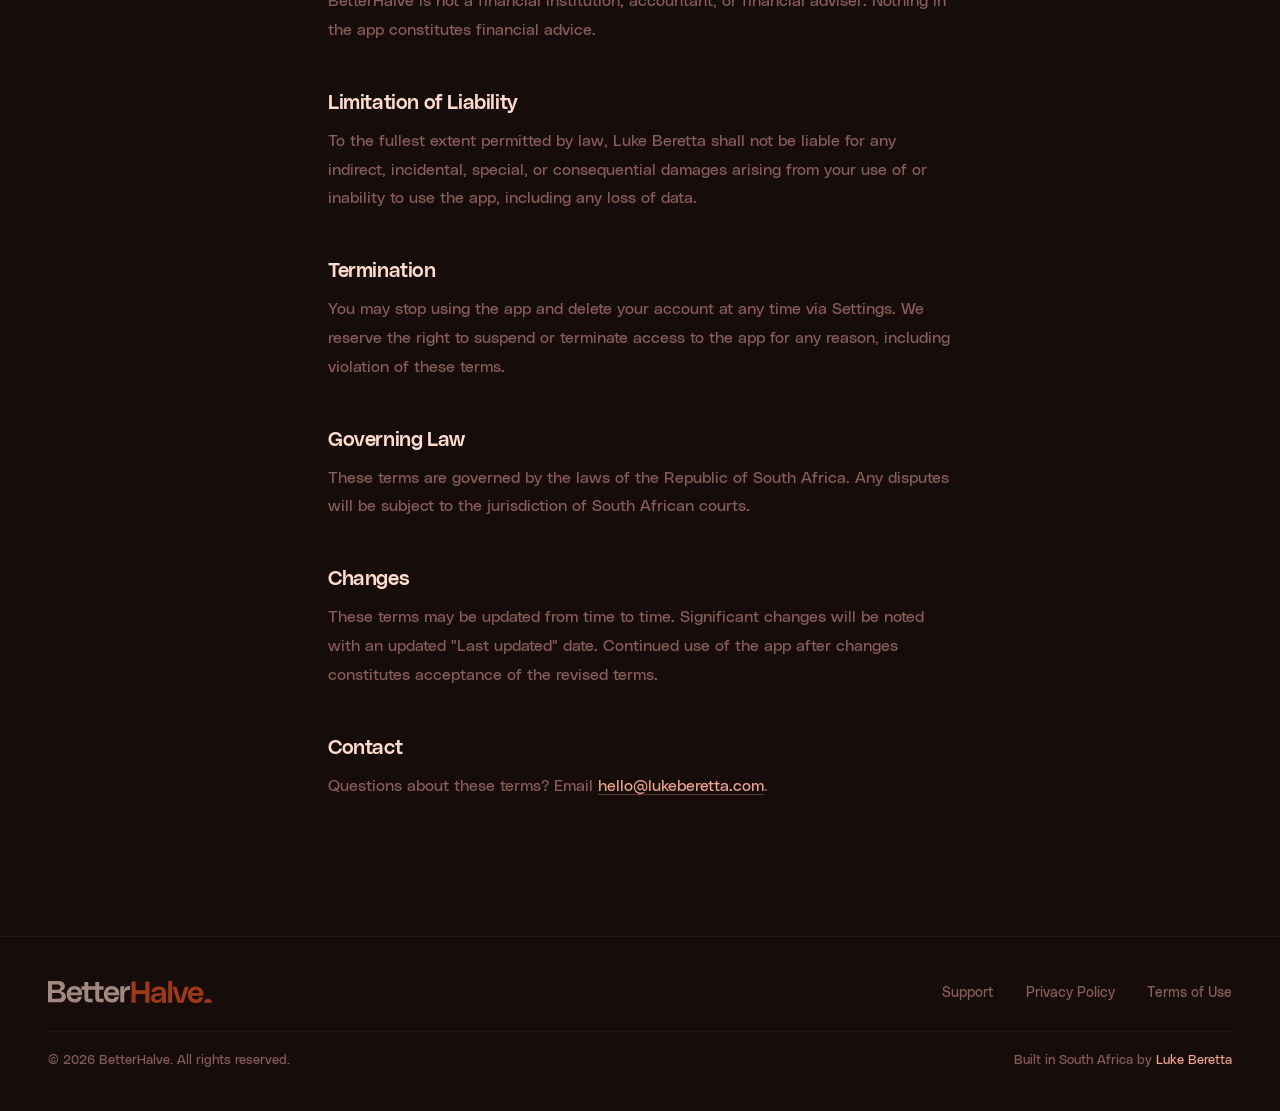
<file: terms.html>
<!DOCTYPE html>
<html lang="en">
<head>
  <meta charset="UTF-8" />
  <meta name="viewport" content="width=device-width, initial-scale=1.0" />
  <link rel="icon" type="image/x-icon" href="/favicon.ico" />
  <link rel="icon" type="image/png" href="/img/favicon.png" />
  <link rel="apple-touch-icon" href="/img/apple-touch-icon.png" />
  <title>Terms of Use — BetterHalve</title>
  <meta name="description" content="Terms of use for the BetterHalve app." />
  <style>
    @font-face {
      font-family: 'PolySans';
      src: url('/fonts/PolySans-Neutral.ttf') format('truetype');
      font-weight: 400;
      font-style: normal;
      font-display: swap;
    }
    @font-face {
      font-family: 'PolySans';
      src: url('/fonts/PolySans-Median.ttf') format('truetype');
      font-weight: 600;
      font-style: normal;
      font-display: swap;
    }

    *, *::before, *::after { box-sizing: border-box; margin: 0; padding: 0; }

    :root {
      --bg:          #160d0b;
      --bg-mid:      #2E1714;
      --bg-raised:   #3A1E1A;
      --text:        #FFDCCC;
      --text-muted:  #8A5E58;
      --accent:      #FB591B;
      --accent-soft: #F2A58E;
    }

    html { scroll-behavior: smooth; }

    body {
      font-family: 'PolySans', -apple-system, BlinkMacSystemFont, sans-serif;
      font-weight: 400;
      background: var(--bg);
      color: var(--text);
      -webkit-font-smoothing: antialiased;
    }

    /* NAV */
    .nav {
      position: fixed;
      top: 0; left: 0; right: 0;
      z-index: 100;
      padding: 22px 48px;
      display: flex;
      align-items: center;
      justify-content: space-between;
      background: rgba(22, 13, 11, 0.8);
      backdrop-filter: blur(24px);
      -webkit-backdrop-filter: blur(24px);
      border-bottom: 1px solid rgba(255,255,255,0.05);
    }

    .nav-logo img { height: 26px; width: auto; display: block; }

    .nav-back {
      display: inline-flex;
      align-items: center;
      gap: 6px;
      font-size: 13px;
      font-weight: 600;
      color: var(--text-muted);
      text-decoration: none;
      transition: color 0.2s;
    }

    .nav-back:hover { color: var(--text); }

    .nav-back svg { width: 14px; height: 14px; fill: none; stroke: currentColor; stroke-width: 2; stroke-linecap: round; stroke-linejoin: round; }

    /* CONTENT */
    .page-wrap {
      max-width: 720px;
      margin: 0 auto;
      padding: 148px 48px 120px;
    }

    .page-label {
      font-size: 11px;
      font-weight: 600;
      letter-spacing: 0.14em;
      text-transform: uppercase;
      color: var(--accent);
      margin-bottom: 20px;
    }

    .page-wrap h1 {
      font-size: clamp(36px, 5vw, 56px);
      font-weight: 600;
      letter-spacing: -0.03em;
      line-height: 1.06;
      margin-bottom: 12px;
    }

    .page-date {
      font-size: 14px;
      color: var(--text-muted);
      margin-bottom: 64px;
    }

    .legal-body h2 {
      font-size: 20px;
      font-weight: 600;
      letter-spacing: -0.02em;
      color: var(--text);
      margin: 48px 0 14px;
    }

    .legal-body h2:first-child { margin-top: 0; }

    .legal-body p {
      font-size: 16px;
      line-height: 1.8;
      color: var(--text-muted);
      margin-bottom: 16px;
    }

    .legal-body ul {
      list-style: none;
      margin-bottom: 16px;
    }

    .legal-body ul li {
      font-size: 16px;
      line-height: 1.8;
      color: var(--text-muted);
      padding-left: 20px;
      position: relative;
      margin-bottom: 8px;
    }

    .legal-body ul li::before {
      content: '—';
      position: absolute;
      left: 0;
      color: var(--accent);
    }

    .legal-body a {
      color: var(--accent-soft);
      text-decoration: none;
      border-bottom: 1px solid rgba(242,165,142,0.3);
      transition: color 0.2s, border-color 0.2s;
    }

    .legal-body a:hover {
      color: var(--text);
      border-bottom-color: rgba(255,220,204,0.4);
    }

    .divider {
      border: none;
      border-top: 1px solid rgba(255,255,255,0.06);
      margin: 48px 0;
    }

    /* FOOTER */
    footer {
      border-top: 1px solid rgba(255,255,255,0.055);
      padding: 44px 48px;
    }

    .footer-top {
      display: flex;
      align-items: center;
      justify-content: space-between;
      flex-wrap: wrap;
      gap: 20px;
      margin-bottom: 28px;
    }

    .footer-logo img { height: 22px; width: auto; opacity: 0.6; display: block; }

    .footer-nav {
      display: flex;
      gap: 32px;
      list-style: none;
    }

    .footer-nav a {
      font-size: 14px;
      color: var(--text-muted);
      text-decoration: none;
      transition: color 0.2s;
    }

    .footer-nav a:hover { color: var(--text); }

    .footer-bottom {
      display: flex;
      align-items: center;
      justify-content: space-between;
      flex-wrap: wrap;
      gap: 8px;
      padding-top: 22px;
      border-top: 1px solid rgba(255,255,255,0.04);
      font-size: 13px;
      color: var(--text-muted);
    }

    .footer-bottom a {
      color: var(--accent-soft);
      text-decoration: none;
      transition: color 0.2s;
    }

    .footer-bottom a:hover { color: var(--text); }

    @media (max-width: 680px) {
      .nav { padding: 16px 24px; }
      .page-wrap { padding: 120px 24px 80px; }
      footer { padding: 36px 24px; }
      .footer-top { flex-direction: column; align-items: flex-start; }
      .footer-bottom { flex-direction: column; text-align: center; }
    }
  </style>
</head>
<body>

  <header class="nav">
    <a href="/" aria-label="BetterHalve home">
      <div class="nav-logo"><img src="/img/logo.svg" alt="BetterHalve" /></div>
    </a>
    <a href="/" class="nav-back">
      <svg viewBox="0 0 16 16" aria-hidden="true"><polyline points="10 13 5 8 10 3"/></svg>
      Back
    </a>
  </header>

  <main class="page-wrap">
    <p class="page-label">Legal</p>
    <h1>Terms of Use</h1>
    <p class="page-date">Last updated: March 19, 2026</p>

    <div class="legal-body">

      <p>By downloading or using BetterHalve ("the app"), you agree to these terms. If you do not agree, do not use the app.</p>

      <hr class="divider" />

      <h2>Use of the App</h2>
      <p>BetterHalve is a personal finance tool for tracking shared expenses between two people. You must be at least 13 years of age to use the app.</p>
      <p>You agree to use the app only for its intended purpose and not to misuse, reverse-engineer, or attempt to gain unauthorised access to any part of the service or its underlying systems.</p>

      <h2>Your Account</h2>
      <p>You are responsible for maintaining the security of your account and for all activity that occurs under it. BetterHalve uses Google Sign-In and Sign in with Apple for authentication — we do not store passwords.</p>
      <p>You are responsible for the accuracy of the financial data you enter. BetterHalve does not verify, audit, or provide financial advice based on your data.</p>

      <h2>Household Data</h2>
      <p>When you connect with a partner, both members of a household can view, add, edit, and delete shared data. You accept that your partner has equal access to all household expenses, settlements, and settings.</p>
      <p>You are solely responsible for any disputes arising from shared financial data between you and your partner.</p>

      <h2>Intellectual Property</h2>
      <p>All content, design, code, and branding within BetterHalve is the property of Luke Beretta. Nothing in these terms grants you any rights to use the BetterHalve name, logo, or other brand assets.</p>
      <p>The data you enter into the app remains yours. We claim no ownership over your expense records or financial information.</p>

      <h2>Disclaimer of Warranties</h2>
      <p>BetterHalve is provided "as is" and "as available" without warranty of any kind, express or implied. We do not guarantee that the app will be error-free, uninterrupted, or that any data will be preserved indefinitely.</p>
      <p>BetterHalve is not a financial institution, accountant, or financial adviser. Nothing in the app constitutes financial advice.</p>

      <h2>Limitation of Liability</h2>
      <p>To the fullest extent permitted by law, Luke Beretta shall not be liable for any indirect, incidental, special, or consequential damages arising from your use of or inability to use the app, including any loss of data.</p>

      <h2>Termination</h2>
      <p>You may stop using the app and delete your account at any time via Settings. We reserve the right to suspend or terminate access to the app for any reason, including violation of these terms.</p>

      <h2>Governing Law</h2>
      <p>These terms are governed by the laws of the Republic of South Africa. Any disputes will be subject to the jurisdiction of South African courts.</p>

      <h2>Changes</h2>
      <p>These terms may be updated from time to time. Significant changes will be noted with an updated "Last updated" date. Continued use of the app after changes constitutes acceptance of the revised terms.</p>

      <h2>Contact</h2>
      <p>Questions about these terms? Email <a href="mailto:hello@lukeberetta.com">hello@lukeberetta.com</a>.</p>

    </div>
  </main>

  <footer>
    <div class="footer-top">
      <div class="footer-logo">
        <img src="/img/logo.svg" alt="BetterHalve" />
      </div>
      <ul class="footer-nav" aria-label="Footer">
        <li><a href="/support">Support</a></li>
        <li><a href="/privacy">Privacy Policy</a></li>
        <li><a href="/terms" aria-current="page">Terms of Use</a></li>
      </ul>
    </div>
    <div class="footer-bottom">
      <span>© 2026 BetterHalve. All rights reserved.</span>
      <span>Built in South Africa by <a href="https://lukeberetta.com" target="_blank" rel="noopener noreferrer">Luke Beretta</a></span>
    </div>
  </footer>

</body>
</html>
</file>
<file: style.css>
@font-face {
  font-family: 'PolySans';
  src: url('/fonts/PolySans-Neutral.ttf') format('truetype');
  font-weight: 400;
  font-style: normal;
  font-display: swap;
}
@font-face {
  font-family: 'PolySans';
  src: url('/fonts/PolySans-Median.ttf') format('truetype');
  font-weight: 600;
  font-style: normal;
  font-display: swap;
}

*, *::before, *::after { box-sizing: border-box; margin: 0; padding: 0; }

:root {
  --bg:          #160d0b;
  --bg-mid:      #2E1714;
  --bg-raised:   #3A1E1A;
  --text:        #FFDCCC;
  --text-muted:  #8A5E58;
  --accent:      #FB591B;
  --accent-soft: #F2A58E;
  --radius-lg:   28px;
}

html { scroll-behavior: smooth; }

body {
  font-family: 'PolySans', -apple-system, BlinkMacSystemFont, sans-serif;
  font-weight: 400;
  background: var(--bg);
  color: var(--text);
  -webkit-font-smoothing: antialiased;
  overflow-x: hidden;
}

/* ─────────────────────────────────────────────────────── NAV */
.nav {
  position: fixed;
  top: 0; left: 0; right: 0;
  z-index: 100;
  padding: 22px 48px;
  display: flex;
  align-items: center;
  justify-content: space-between;
  border-bottom: 1px solid transparent;
  transition: background 0.5s ease, backdrop-filter 0.5s ease, border-color 0.5s ease;
}

.nav.scrolled {
  background: rgba(22, 13, 11, 0.75);
  backdrop-filter: blur(24px);
  -webkit-backdrop-filter: blur(24px);
  border-bottom-color: rgba(255,255,255,0.05);
}

.nav-logo img { height: 26px; width: auto; display: block; }

.nav-pill {
  font-size: 14px;
  color: var(--text);
  text-decoration: none;
  transition: color 0.2s;
}
.nav-pill:hover { color: var(--accent); }

/* ─────────────────────────────────────────────────────── HERO */
.home {
  min-height: 100svh;
  display: flex;
  flex-direction: column;
}

.hero {
  flex: 1;
  display: grid;
  grid-template-columns: 1.3fr 0.7fr;
  align-items: center;
  gap: 64px;
  max-width: 1120px;
  width: 100%;
  margin: 0 auto;
  padding: 120px 48px 48px;
}

.hero h1 {
  font-size: clamp(40px, 5vw, 72px);
  font-weight: 600;
  line-height: 1.02;
  letter-spacing: -0.035em;
  color: var(--text);
  margin-bottom: 24px;
}

.hero h1 span { color: var(--accent); }

.hero-sub {
  font-size: clamp(16px, 1.3vw, 18px);
  line-height: 1.65;
  color: var(--text-muted);
  max-width: 400px;
  margin-bottom: 40px;
}

.app-store-badge {
  display: inline-block;
  transition: opacity 0.2s;
}
.app-store-badge:hover { opacity: 0.8; }
.app-store-badge img { height: 48px; width: auto; display: block; }

.hero-phone {
  display: flex;
  justify-content: center;
}

.hero-phone img {
  width: 100%;
  max-width: 300px;
  display: block;
}

.home-foot {
  display: flex;
  justify-content: space-between;
  flex-wrap: wrap;
  gap: 12px 24px;
  max-width: 1120px;
  width: 100%;
  margin: 0 auto;
  padding: 24px 48px 32px;
  font-size: 13px;
  color: var(--text-muted);
}

.home-foot nav { display: flex; gap: 24px; }

.home-foot a {
  color: var(--text-muted);
  text-decoration: none;
  transition: color 0.2s;
}
.home-foot a:hover { color: var(--text); }

/* ──────────────────────────────────────────────── FOOTER */
footer {
  border-top: 1px solid rgba(255,255,255,0.055);
  padding: 44px 48px;
}

.footer-top {
  display: flex;
  align-items: center;
  justify-content: space-between;
  flex-wrap: wrap;
  gap: 20px;
  margin-bottom: 28px;
}

.footer-logo img { height: 22px; width: auto; opacity: 0.6; display: block; }

.footer-nav {
  display: flex;
  gap: 32px;
  list-style: none;
}

.footer-nav a {
  font-size: 14px;
  color: var(--text-muted);
  text-decoration: none;
  transition: color 0.2s;
}

.footer-nav a:hover { color: var(--text); }

.footer-bottom {
  display: flex;
  align-items: center;
  justify-content: space-between;
  flex-wrap: wrap;
  gap: 8px;
  padding-top: 22px;
  border-top: 1px solid rgba(255,255,255,0.04);
  font-size: 13px;
  color: var(--text-muted);
}

.footer-bottom a {
  color: var(--accent-soft);
  text-decoration: none;
  transition: color 0.2s;
}

.footer-bottom a:hover { color: var(--text); }

/* ────────────────────────────────────────────── RESPONSIVE */
@media (max-width: 860px) {
  .nav { padding: 16px 24px; }

  .hero {
    grid-template-columns: 1fr;
    gap: 48px;
    padding: 104px 24px 32px;
    text-align: center;
  }

  .hero-sub { margin-left: auto; margin-right: auto; }
  .hero-phone img { max-width: 220px; }

  .home-foot {
    flex-direction: column;
    align-items: center;
    padding: 24px;
  }

  footer { padding: 36px 24px; }
  .footer-top { flex-direction: column; align-items: flex-start; }
  .footer-bottom { flex-direction: column; text-align: center; }
}

/* ─────────────────────────────────────────────────────── JOIN */
.join { max-width: 560px; grid-template-columns: 1fr; text-align: center; }
.join .hero-sub { margin-left: auto; margin-right: auto; }

.join-code {
  display: inline-block;
  margin-bottom: 40px;
  padding: 18px 28px;
  border-radius: 16px;
  background: var(--bg-raised);
  font-family: ui-monospace, 'SF Mono', Menlo, monospace;
  font-size: 32px;
  font-weight: 700;
  letter-spacing: 0.3em;
  text-indent: 0.3em;
  color: var(--text);
  user-select: all;
}

.join-actions {
  display: flex;
  flex-direction: column;
  align-items: center;
  gap: 20px;
}

.join-open {
  display: inline-block;
  padding: 14px 28px;
  border-radius: 999px;
  background: var(--accent);
  color: #fff;
  font-size: 16px;
  font-weight: 600;
  text-decoration: none;
  transition: opacity 0.2s;
}
.join-open:hover { opacity: 0.85; }
</file>
